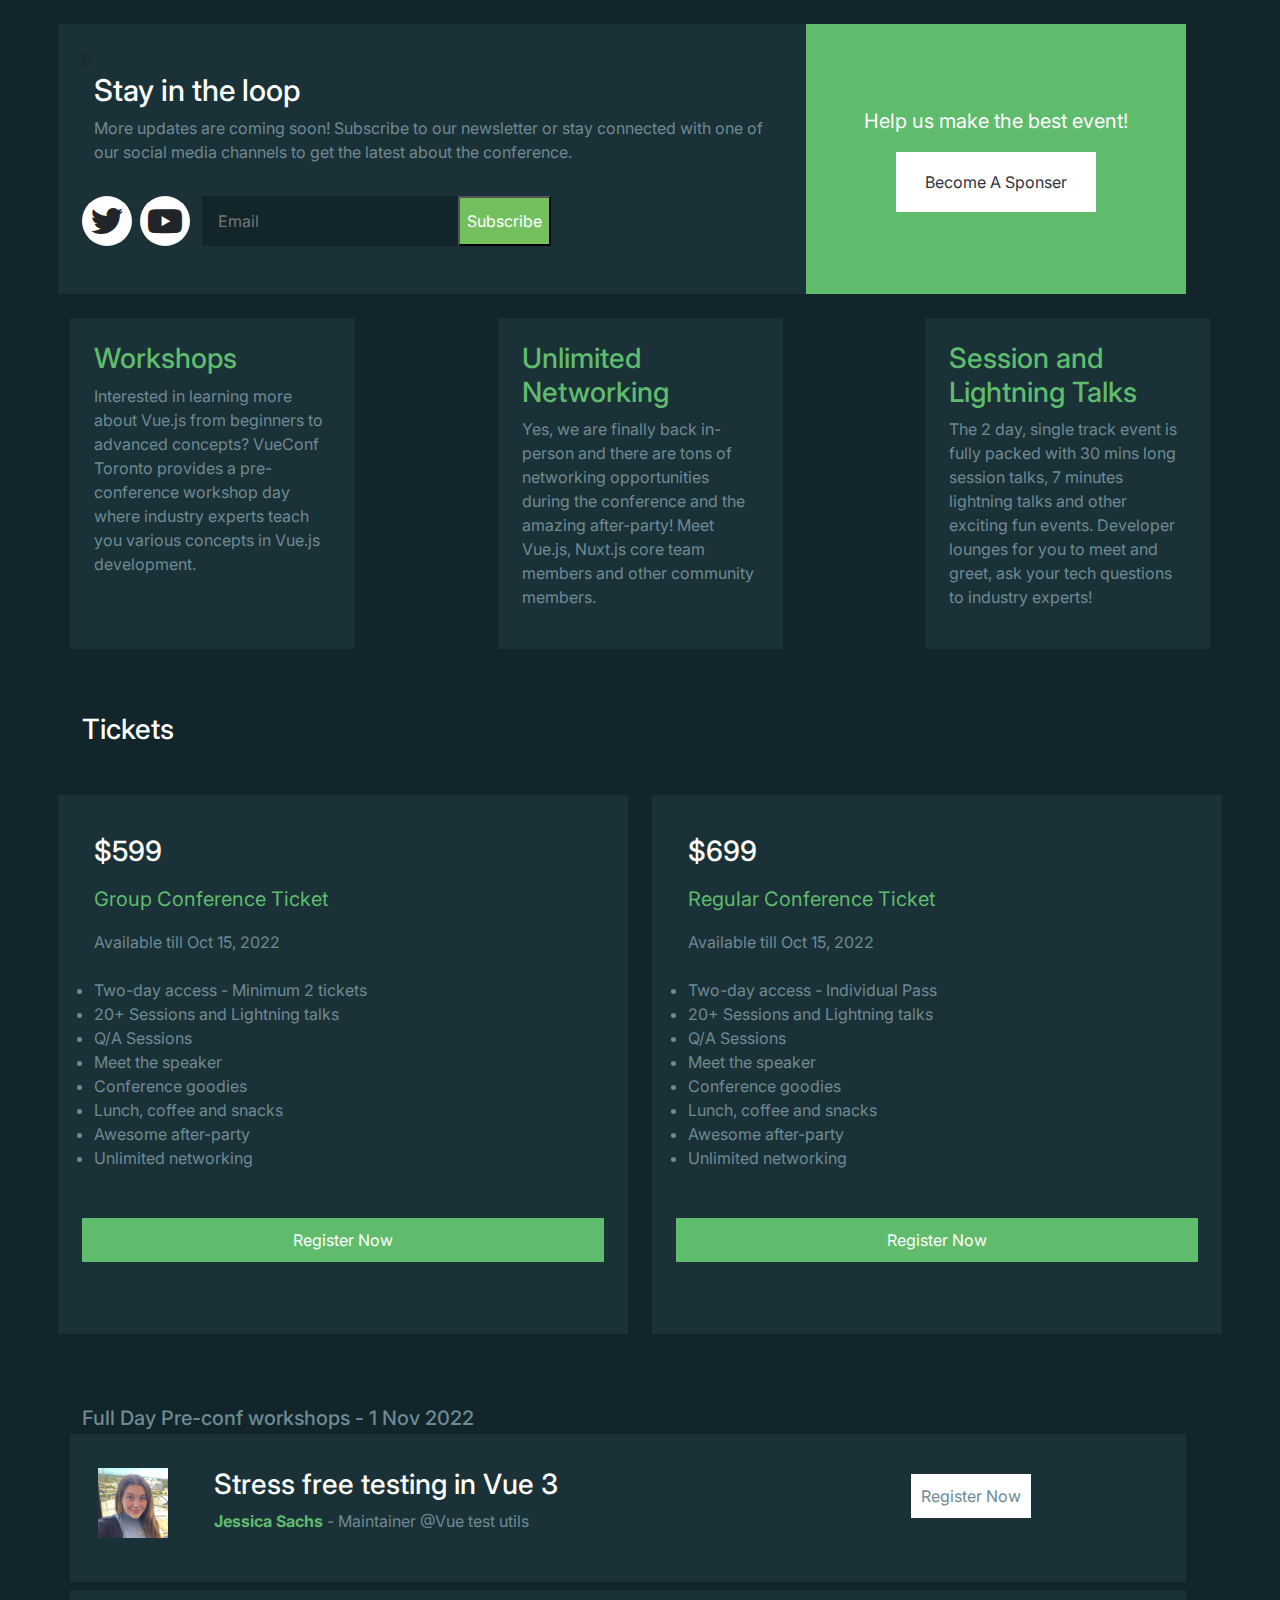
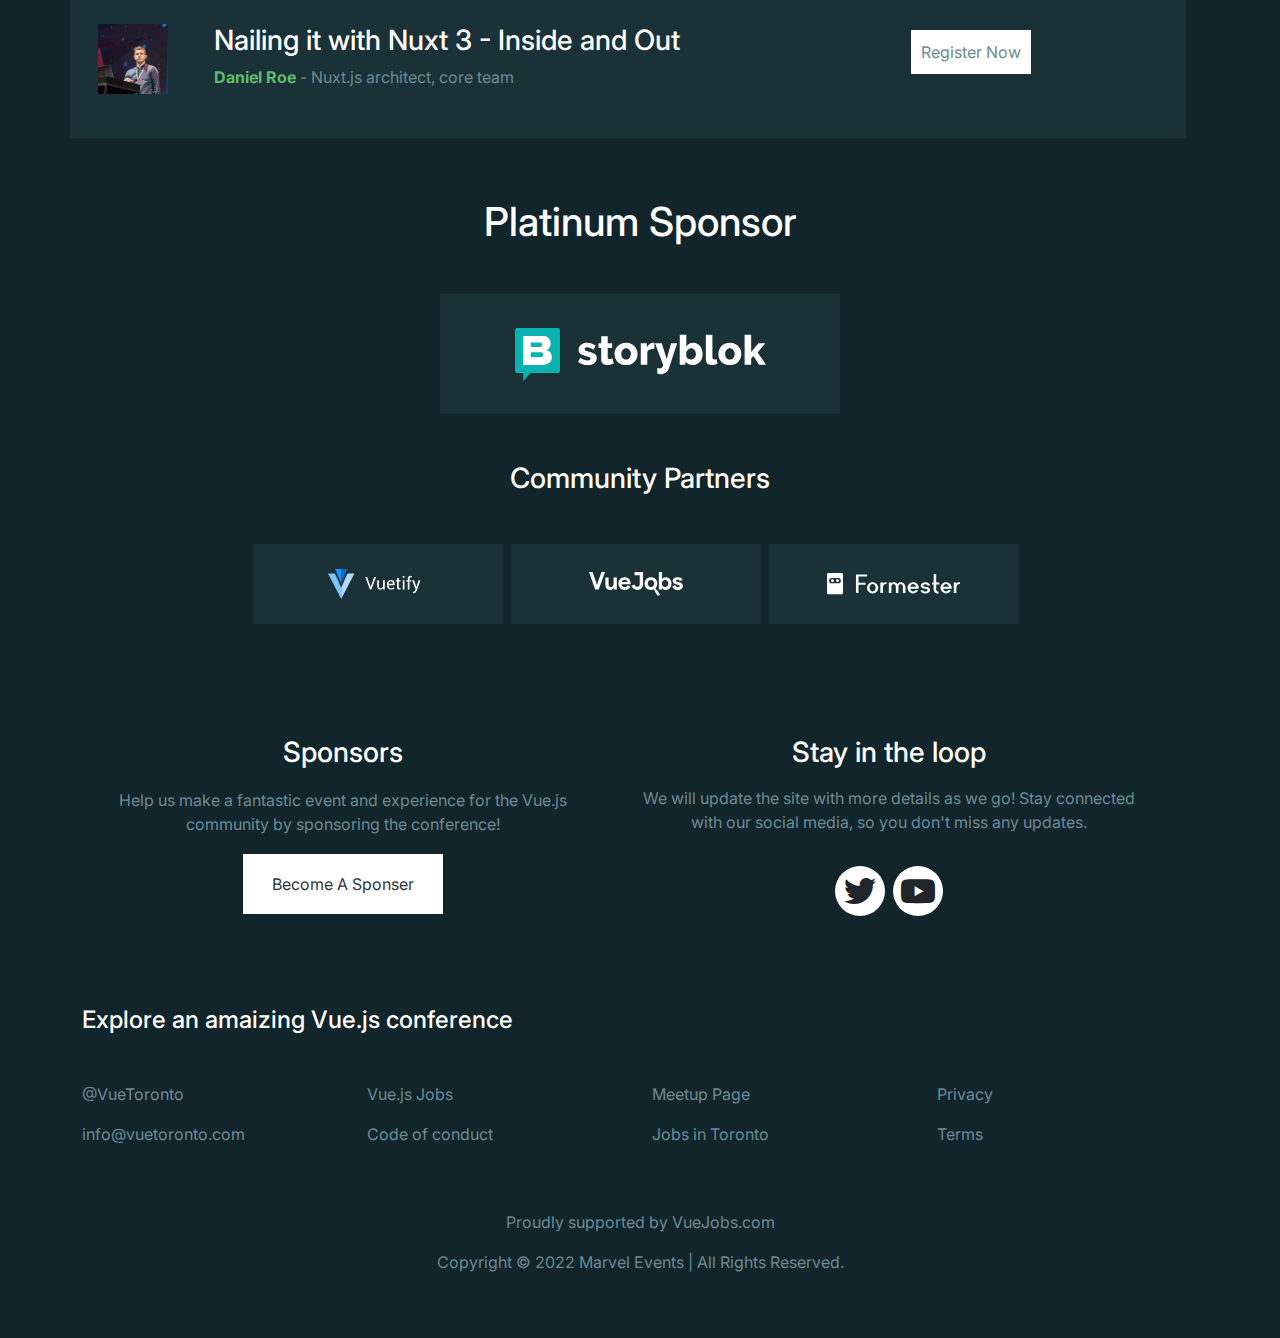
<file: index.html>
﻿<!DOCTYPE html>

<html lang="en" xmlns="http://www.w3.org/1999/xhtml">
<head>
    <meta charset="utf-8" />
    <title></title>

    <link rel="stylesheet" href="css/all.min.css" />



    <link rel="stylesheet" href="css/bootstrap.min.css" />

    <!--For responsive-->
    <meta name="viewport" content="width=device-width, initial-scale=1.0">

    <link rel="preconnect" href="https://fonts.googleapis.com">
    <link rel="preconnect" href="https://fonts.gstatic.com" crossorigin>
    <link href="https://fonts.googleapis.com/css2?family=Inter:wght@400;600;700&display=swap" rel="stylesheet">

    <link rel="stylesheet" href="css/page1.css" />

</head>
<body>

    <div class="container my-4  ">
        <div class="row ">


            <div class="row p-4 col-md-8 col-12 divColor " style="padding:15px;">
            5
                <h3 class="text-white " style="font-size:30px;">Stay in the loop</h3>

                <p class="mt-6 text-base  pColor">
                    More updates are coming soon! Subscribe to our newsletter or stay
                    connected with one of our social media channels to get the latest
                    about the conference.
                </p>

                <div class="row mt-3 flex-row mb-4 ">
                    <div class="icon col-2 ">
                        <i class="fa-brands fa-twitter  fa-2x"></i>
                    </div>

                    <div class="icon ms-2 col-2 ">
                        <i class="fa-brands fa-youtube  fa-2x "></i>
                    </div>

                    <div style="display:flex; " class="col-6 me-2 ">
                        <form style="display:flex;">
                            <input type="email" class="inpEmail" required placeholder="   Email" style="background-color: #11252b; border:none; color:white; caret-color:white; padding:4px;" />

                            <input type="submit" value="Subscribe" class="subButton" style="background-color: #75c05e; color:white;padding:7px;" />
                        </form>
                    </div>


                </div>

            </div>

            <div class=" col-12 col-md-4 div2color div2 text-center p-4">
                <p class="text-white" style="font-size:20px;">Help us make the best event!</p>

                <div class="div2 anchor">
                    <a class="" href="sponsor.html">
                        Become A Sponser
                    </a>
                </div>
            </div>


        </div>
    </div>




    <div class="container my-3">



        <div class="row justify-content-between" >

            <div class="divColor col-md-3 col-12 p-4  mb-3 ">
                <h3 style="color: var(--div-sec-color)">Workshops</h3>
                <p style="color: var(--p-color)">Interested in learning more about Vue.js from beginners to advanced concepts? VueConf Toronto provides a pre-conference workshop day where industry experts teach you various concepts in Vue.js development.</p>
            </div>

            <div class="divColor col-md-3 col-12 p-4  mb-3">
                <h3 style="color: var(--div-sec-color)">Unlimited Networking</h3>
                <p style="color: var(--p-color)">Yes, we are finally back in-person and there are tons of networking opportunities during the conference and the amazing after-party! Meet Vue.js, Nuxt.js core team members and other community members.</p>
            </div>

            <div class="divColor col-md-3 col-12 p-4  mb-3">
                <h3 style="color: var(--div-sec-color)">Session and Lightning Talks</h3>
                <p style="color: var(--p-color)">The 2 day, single track event is fully packed with 30 mins long session talks, 7 minutes lightning talks and other exciting fun events. Developer lounges for you to meet and greet, ask your tech questions to industry experts!</p>
            </div>
        </div>

    </div>



    <h3 class="container my-5 text-white" id="register">Tickets</h3>

    <div class="container my-5">
        <div class="row justify-content-between">

            <div class="row divColor col-12 col-lg-6 p-4 mb-4">

                <h3 class="container-md my-3 text-white" id="register">$599</h3>

                <p style="color: var(--div-sec-color); font-size:20px;">Group Conference Ticket</p>

                <p class="mb-4 pColor">Available till Oct 15, 2022</p>

                <ul class="pColor mb-5">
                    <li>Two-day access - Minimum 2 tickets</li>
                    <li>20+ Sessions and Lightning talks</li>
                    <li>Q/A Sessions</li>
                    <li>Meet the speaker</li>
                    <li>Conference goodies</li>
                    <li>Lunch, coffee and snacks</li>
                    <li>Awesome after-party</li>
                    <li>Unlimited networking</li>
                </ul>


                <button type="button" class="mb-5 div2color text-white" data-bs-toggle="modal" style="padding: 10px; border: none;" data-bs-target="#exampleModal">
                    Register Now
                </button>


                <!-- Modal -->
                <div class="modal fade " id="exampleModal" tabindex="-1" aria-labelledby="exampleModalLabel" aria-hidden="true">
                    <div class="modal-dialog modal-xl">
                        <div class="modal-content col-12">
                            <button type="button" class="btn-close" data-bs-dismiss="modal" aria-label="Close"></button>
                            <div class="modal-header div2">
                                <h5 class="modal-title" id="exampleModalLabel" style="font-size:40px;">VueConf Toronto 2022</h5>

                            </div>
                            <div class="modal-body">


                                <div class="row ">

                                    <div class="row col-12 flex-row justify-content-between">


                                        <div class="col-5 ">
                                            <p>Stress-free Testing for Vue 3 by Jessica Sachs</p>

                                            <p class="pColor">Workshop Date: November 1, 2022</p>

                                        </div>

                                        <div class="col-5">
                                            <p>CA$499.01</p>
                                            <p class="pColor" style="font-size:10px;">(CA$432.43 + CA$66.58 fees, including taxes)</p>
                                            <input type="number" step="1" min="0" max="40" style="padding:10px; " class="change" />

                                        </div>

                                    </div>
                                </div>

                                <hr style="background-color: #35393d;" />


                                <div class="row ">

                                    <div class="row col-12 flex-row justify-content-between">


                                        <div class="col-5 ">
                                            <p>Stress-free Testing for Vue 3 by Jessica Sachs</p>

                                            <p class="pColor">Nailing it with Nuxt 3 - Inside and Out by Daniel Roe</p>

                                        </div>

                                        <div class="col-5">
                                            <p>CA$499.01</p>
                                            <p class="pColor" style="font-size:10px;">(CA$432.43 + CA$66.58 fees, including taxes</p>
                                            <input type="number" step="1" min="0" max="40" style="padding:10px;" class="change1" />

                                        </div>

                                    </div>
                                </div>

                                <hr style="background-color: #35393d;" />


                                <div class="row ">

                                    <div class="row col-12 flex-row justify-content-between">


                                        <div class="col-5 ">
                                            <p>Stress-free Testing for Vue 3 by Jessica Sachs</p>

                                            <p class="pColor">Workshop Date: November 1, 2022</p>

                                        </div>

                                        <div class="col-5">
                                            <p>CA$599.01</p>
                                            <p class="pColor" style="font-size:10px;">(CA$432.43 + CA$66.58 fees, including taxes)</p>
                                            <input type="number" step="1" min="0" max="40" style="padding:10px;" class="change2" />

                                        </div>

                                    </div>
                                </div>

                                <hr style="background-color: #35393d;" />
                                <div class="row ">

                                    <div class="row col-12 flex-row justify-content-between">


                                        <div class="col-5 ">
                                            <p>Regular Conference Tickets</p>

                                            <p class="pColor">Workshop Date: November 1, 2022</p>

                                        </div>

                                        <div class="col-5">
                                            <p>CA$699.00</p>
                                            <p class="pColor" style="font-size:10px;">(CA$432.43 + CA$66.58 fees, including taxes)</p>
                                            <input type="number" step="1" min="0" max="40" style="padding:10px;" class="change3" />

                                        </div>

                                    </div>
                                </div>

                                <hr style="background-color: #35393d;" />

                                <form class="flex-row my-4  col-12">
                                    <input type="text" required style="padding:10px; width:500px; max-width:80%;" placeholder=" Enter Disconde Code " class="chicking me-4 " />

                                    <input type="submit" value="Apply" class="apllybutton" style="background-color:gray; padding:10px; color:white ; border-radius:4px ; border:none;" />


                                </form>


                            </div>

                            <hr style="background-color: #35393d;" />

                            <div class="row  justify-content-between">

                                <h3 class="col-md-8 calctotal">Total :</h3>
                                <span class="total col-2"></span>

                            </div>



                            <div class="modal-footer">
                                <button type="button" class="btn btn-secondary" data-bs-dismiss="modal">Close</button>
                                <button type="button" class="btn btn-primary" data-bs-dismiss="modal" data-bs-toggle="modal" id="savecahnge" data-bs-target="#exampleModal3">Save changes</button>




                            </div>
                        </div>
                    </div>
                </div>


            </div>



            <div class="row divColor col-12 col-lg-6 p-4 mb-4 ">

                <h3 class="container-md my-3 text-white" id="register">$699</h3>

                <p style="color: var(--div-sec-color); font-size:20px;">Regular Conference Ticket</p>

                <p class="mb-4 pColor">Available till Oct 15, 2022</p>

                <ul class="pColor mb-5">
                    <li>Two-day access - Individual Pass</li>
                    <li>20+ Sessions and Lightning talks</li>
                    <li>Q/A Sessions</li>
                    <li>Meet the speaker</li>
                    <li>Conference goodies</li>
                    <li>Lunch, coffee and snacks</li>
                    <li>Awesome after-party</li>
                    <li>Unlimited networking</li>
                </ul>




                <button type="button" class="mb-5 div2color text-white" data-bs-toggle="modal" style="padding: 10px; border: none;" data-bs-target="#exampleModal2">
                    Register Now
                </button>

                <!-- Modal -->
                <div class="modal fade " id="exampleModal2" tabindex="-1" aria-labelledby="exampleModalLabel" aria-hidden="true">
                    <div class="modal-dialog modal-xl">
                        <div class="modal-content col-12">
                            <button type="button" class="btn-close" data-bs-dismiss="modal" aria-label="Close"></button>
                            <div class="modal-header div2">
                                <h5 class="modal-title" id="exampleModalLabel" style="font-size:40px;">VueConf Toronto 2022</h5>

                            </div>
                            <div class="modal-body">


                                <div class="row ">

                                    <div class="row col-12 flex-row justify-content-between">


                                        <div class="col-5 ">
                                            <p>Stress-free Testing for Vue 3 by Jessica Sachs</p>

                                            <p class="pColor">Workshop Date: November 1, 2022</p>

                                        </div>

                                        <div class="col-5">
                                            <p>CA$499.01</p>
                                            <p class="pColor" style="font-size:10px;">(CA$432.43 + CA$66.58 fees, including taxes)</p>
                                            <input type="number" step="1" min="0" max="40" style="padding:10px; " class="change4" />

                                        </div>

                                    </div>
                                </div>

                                <hr style="background-color: #35393d;" />


                                <div class="row ">

                                    <div class="row col-12 flex-row justify-content-between">


                                        <div class="col-5 ">
                                            <p>Stress-free Testing for Vue 3 by Jessica Sachs</p>

                                            <p class="pColor">Nailing it with Nuxt 3 - Inside and Out by Daniel Roe</p>

                                        </div>

                                        <div class="col-5">
                                            <p>CA$499.01</p>
                                            <p class="pColor" style="font-size:10px;">(CA$432.43 + CA$66.58 fees, including taxes</p>
                                            <input type="number" step="1" min="0" max="40" style="padding:10px;" class="change5" />

                                        </div>

                                    </div>
                                </div>

                                <hr style="background-color: #35393d;" />


                                <div class="row ">

                                    <div class="row col-12 flex-row justify-content-between">


                                        <div class="col-5 ">
                                            <p>Stress-free Testing for Vue 3 by Jessica Sachs</p>

                                            <p class="pColor">Workshop Date: November 1, 2022</p>

                                        </div>

                                        <div class="col-5">
                                            <p>CA$599.01</p>
                                            <p class="pColor" style="font-size:10px;">(CA$432.43 + CA$66.58 fees, including taxes)</p>
                                            <input type="number" step="1" min="0" max="40" style="padding:10px;" class="change6" />

                                        </div>

                                    </div>
                                </div>

                                <hr style="background-color: #35393d;" />
                                <div class="row ">

                                    <div class="row col-12 flex-row justify-content-between">


                                        <div class="col-5 ">
                                            <p>Regular Conference Tickets</p>

                                            <p class="pColor">Workshop Date: November 1, 2022</p>

                                        </div>

                                        <div class="col-5">
                                            <p>CA$699.00</p>
                                            <p class="pColor" style="font-size:10px;">(CA$432.43 + CA$66.58 fees, including taxes)</p>
                                            <input type="number" step="1" min="0" max="40" style="padding:10px;" class="change7" />

                                        </div>

                                    </div>
                                </div>

                                <hr style="background-color: #35393d;" />

                                <form class="flex-row my-4  col-12">
                                    <input type="text" required style="padding:10px; width:500px; max-width:80%;" placeholder=" Enter Disconde Code " class="chicking2 me-4 " />

                                    <input type="submit" value="Apply" class="apllybutton2" style="background-color:gray; padding:10px; color:white ; border-radius:4px ; border:none;" />


                                </form>


                            </div>

                            <hr style="background-color: #35393d;" />

                            <div class="row  justify-content-between">

                                <h3 class="col-md-8 calctotal2">Total :</h3>
                                <span class="total2 col-2"></span>

                            </div>



                            <div class="modal-footer">
                                <button type="button" class="btn btn-secondary" data-bs-dismiss="modal">Close</button>
                                <button type="button" class="btn btn-primary">Save changes</button>
                            </div>
                        </div>
                    </div>
                </div>

            </div>



        </div>


    </div>


    <h5 class=" container mt-2 mb-1 pColor ">Full Day Pre-conf workshops - 1 Nov 2022</h5>

    <div class="container  mb-2">
        <div class="row p-3 w-100 divColor align-items-center justify-content-between">
            <div class="col-md-8 col-12 row ">

                <div class="col-2">
                    <img src="imgs/5.jpg" style="width:70px; height:70px; max-width:100%" />
                </div>

                <div class="col-9">
                    <h3><a href="#" class="text-white">Stress free testing in Vue 3</a></h3>

                    <p class="pColor"><span style="color: var(--div-sec-color); font-weight:bold;">Jessica Sachs </span>- Maintainer @Vue test utils</p>

                </div>

            </div>

            <div class="col-md-3 col-12 mt-4 ">

                <button type="button" class="mb-5  coloring" data-bs-toggle="modal" style="padding: 10px; background-color: white; color: var(--p-color); border: none;" data-bs-target="#exampleModal2">
                    Register Now
                </button>

                <!-- Modal -->
                <div class="modal fade " id="exampleModal2" tabindex="-1" aria-labelledby="exampleModalLabel" aria-hidden="true">
                    <div class="modal-dialog modal-xl">
                        <div class="modal-content col-12">
                            <button type="button" class="btn-close" data-bs-dismiss="modal" aria-label="Close"></button>
                            <div class="modal-header div2">
                                <h5 class="modal-title" id="exampleModalLabel" style="font-size:40px;">VueConf Toronto 2022</h5>

                            </div>
                            <div class="modal-body">


                                <div class="row ">

                                    <div class="row col-12 flex-row justify-content-between">


                                        <div class="col-5 ">
                                            <p>Stress-free Testing for Vue 3 by Jessica Sachs</p>

                                            <p class="pColor">Workshop Date: November 1, 2022</p>

                                        </div>

                                        <div class="col-5">
                                            <p>CA$499.01</p>
                                            <p class="pColor" style="font-size:10px;">(CA$432.43 + CA$66.58 fees, including taxes)</p>
                                            <input type="number" step="1" min="0" max="40" style="padding:10px; " class="change" />

                                        </div>

                                    </div>
                                </div>

                                <hr style="background-color: #35393d;" />


                                <div class="row ">

                                    <div class="row col-12 flex-row justify-content-between">


                                        <div class="col-5 ">
                                            <p>Stress-free Testing for Vue 3 by Jessica Sachs</p>

                                            <p class="pColor">Nailing it with Nuxt 3 - Inside and Out by Daniel Roe</p>

                                        </div>

                                        <div class="col-5">
                                            <p>CA$499.01</p>
                                            <p class="pColor" style="font-size:10px;">(CA$432.43 + CA$66.58 fees, including taxes</p>
                                            <input type="number" step="1" min="0" max="40" style="padding:10px;" class="change1" />

                                        </div>

                                    </div>
                                </div>

                                <hr style="background-color: #35393d;" />


                                <div class="row ">

                                    <div class="row col-12 flex-row justify-content-between">


                                        <div class="col-5 ">
                                            <p>Stress-free Testing for Vue 3 by Jessica Sachs</p>

                                            <p class="pColor">Workshop Date: November 1, 2022</p>

                                        </div>

                                        <div class="col-5">
                                            <p>CA$599.01</p>
                                            <p class="pColor" style="font-size:10px;">(CA$432.43 + CA$66.58 fees, including taxes)</p>
                                            <input type="number" step="1" min="0" max="40" style="padding:10px;" class="change2" />

                                        </div>

                                    </div>
                                </div>

                                <hr style="background-color: #35393d;" />
                                <div class="row ">

                                    <div class="row col-12 flex-row justify-content-between">


                                        <div class="col-5 ">
                                            <p>Regular Conference Tickets</p>

                                            <p class="pColor">Workshop Date: November 1, 2022</p>

                                        </div>

                                        <div class="col-5">
                                            <p>CA$699.00</p>
                                            <p class="pColor" style="font-size:10px;">(CA$432.43 + CA$66.58 fees, including taxes)</p>
                                            <input type="number" step="1" min="0" max="40" style="padding:10px;" class="change3" />

                                        </div>

                                    </div>
                                </div>

                                <hr style="background-color: #35393d;" />

                                <form class="flex-row my-4  col-12">
                                    <input type="text" required style="padding:10px; width:500px; max-width:80%;" placeholder=" Enter Disconde Code " class="chicking me-4 " />

                                    <input type="submit" value="Apply" class="apllybutton" style="background-color:gray; padding:10px; color:white ; border-radius:4px ; border:none;" />


                                </form>


                            </div>

                            <hr style="background-color: #35393d;" />

                            <div class="row  justify-content-between">

                                <h3 class="col-md-8 calctotal">Total :</h3>
                                <span class="total col-2"></span>

                            </div>



                            <div class="modal-footer">
                                <button type="button" class="btn btn-secondary" data-bs-dismiss="modal">Close</button>
                                <button type="button" class="btn btn-primary">Save changes</button>
                            </div>
                        </div>
                    </div>
                </div>

            </div>

        </div>

    </div>



    <div class="container mb-5 mt-2">
        <div class="row p-3 w-100 divColor align-items-center justify-content-between">
            <div class="col-md-8 col-12 row ">

                <div class="col-2">
                    <img src="imgs/1.jpg" style="width:70px; height:70px; max-width:100%" />
                </div>

                <div class="col-9">
                    <h3><a href="#" class="text-white"> Nailing it with Nuxt 3 - Inside and Out</a></h3>

                    <p class="pColor"><span style="color: var(--div-sec-color); font-weight:bold;">Daniel Roe </span>- Nuxt.js architect, core team</p>

                </div>

            </div>

            <div class="col-md-3 col-12 mt-4 ">

                <button type="button" class="mb-5  coloring" data-bs-toggle="modal" style="padding: 10px; background-color: white; color: var(--p-color); border: none;" data-bs-target="#exampleModal">
                    Register Now
                </button>

                <!-- Modal -->
                <div class="modal fade " id="exampleModal" tabindex="-1" aria-labelledby="exampleModalLabel" aria-hidden="true">
                    <div class="modal-dialog modal-xl">
                        <div class="modal-content col-12">
                            <button type="button" class="btn-close" data-bs-dismiss="modal" aria-label="Close"></button>
                            <div class="modal-header div2">
                                <h5 class="modal-title" id="exampleModalLabel" style="font-size:40px;">VueConf Toronto 2022</h5>

                            </div>
                            <div class="modal-body">


                                <div class="row ">

                                    <div class="row col-12 flex-row justify-content-between">


                                        <div class="col-5 ">
                                            <p>Stress-free Testing for Vue 3 by Jessica Sachs</p>

                                            <p class="pColor">Workshop Date: November 1, 2022</p>

                                        </div>

                                        <div class="col-5">
                                            <p>CA$499.01</p>
                                            <p class="pColor" style="font-size:10px;">(CA$432.43 + CA$66.58 fees, including taxes)</p>
                                            <input type="number" step="1" min="0" max="40" style="padding:10px; " class="change4" />

                                        </div>

                                    </div>
                                </div>

                                <hr style="background-color: #35393d;" />


                                <div class="row ">

                                    <div class="row col-12 flex-row justify-content-between">


                                        <div class="col-5 ">
                                            <p>Stress-free Testing for Vue 3 by Jessica Sachs</p>

                                            <p class="pColor">Nailing it with Nuxt 3 - Inside and Out by Daniel Roe</p>

                                        </div>

                                        <div class="col-5">
                                            <p>CA$499.01</p>
                                            <p class="pColor" style="font-size:10px;">(CA$432.43 + CA$66.58 fees, including taxes</p>
                                            <input type="number" step="1" min="0" max="40" style="padding:10px;" class="change5" />

                                        </div>

                                    </div>
                                </div>

                                <hr style="background-color: #35393d;" />


                                <div class="row ">

                                    <div class="row col-12 flex-row justify-content-between">


                                        <div class="col-5 ">
                                            <p>Stress-free Testing for Vue 3 by Jessica Sachs</p>

                                            <p class="pColor">Workshop Date: November 1, 2022</p>

                                        </div>

                                        <div class="col-5">
                                            <p>CA$599.01</p>
                                            <p class="pColor" style="font-size:10px;">(CA$432.43 + CA$66.58 fees, including taxes)</p>
                                            <input type="number" step="1" min="0" max="40" style="padding:10px;" class="change6" />

                                        </div>

                                    </div>
                                </div>

                                <hr style="background-color: #35393d;" />
                                <div class="row ">

                                    <div class="row col-12 flex-row justify-content-between">


                                        <div class="col-5 ">
                                            <p>Regular Conference Tickets</p>

                                            <p class="pColor">Workshop Date: November 1, 2022</p>

                                        </div>

                                        <div class="col-5">
                                            <p>CA$699.00</p>
                                            <p class="pColor" style="font-size:10px;">(CA$432.43 + CA$66.58 fees, including taxes)</p>
                                            <input type="number" step="1" min="0" max="40" style="padding:10px;" class="change7" />

                                        </div>

                                    </div>
                                </div>

                                <hr style="background-color: #35393d;" />

                                <form class="flex-row my-4  col-12">
                                    <input type="text" required style="padding:10px; width:500px; max-width:80%;" placeholder=" Enter Disconde Code " class="chicking me-4 " />

                                    <input type="submit" value="Apply" class="apllybutton" style="background-color:gray; padding:10px; color:white ; border-radius:4px ; border:none;" />


                                </form>


                            </div>

                            <hr style="background-color: #35393d;" />

                            <div class="row  justify-content-between">

                                <h3 class="col-md-8 calctotal2">Total :</h3>
                                <span class="total2 col-2"></span>

                            </div>



                            <div class="modal-footer">
                                <button type="button" class="btn btn-secondary" data-bs-dismiss="modal">Close</button>
                                <button type="button" class="btn btn-primary">Save changes</button>
                            </div>
                        </div>
                    </div>
                </div>

            </div>

        </div>

    </div>


    <h3 class="text-center text-white mb-2" style="margin-top:60px; font-size:40px;">Platinum Sponsor</h3>

    <div class="container div2 mt-5">


        <a class="div2 divColor mb-5 bordercolor " style="width:400px; height:120px;" href="https://www.storyblok.com/ " target="_blank">
            <img src="imgs/story.svg" style="display:inline-block;" />
        </a>

    </div>



    <h3 class="text-center text-white mb-2">Community Partners</h3>


    <div class="container  mt-5  " style="display:flex; justify-content:center;">


        <a class="div2 divColor mb-5 bordercolor col-3  me-2" style="width:250px; height:80px;" href="https://vuetifyjs.com/en/ " target="_blank">
            <img src="imgs/vue2.svg" style="display:inline-block; width:100px;" />
        </a>

        <a class="div2 divColor mb-5 bordercolor me-2" style="width:250px; height:80px;" href="https://vuejobs.com/ " target="_blank">
            <img src="imgs/vu1.svg" style="display:inline-block;" />
        </a>

        <a class="div2 divColor mb-5 me-2 bordercolor " style="width:250px; height:80px;" href="https://formester.com/ " target="_blank">
            <img src="imgs/form.svg" style="display:inline-block;" />
        </a>

    </div>




    <div class="container my-5">
        <div class="row">
            <div class="row flex-row col-12 col-lg-6 justify-content-center">
                <h3 class=" my-3 text-white text-center">Sponsors</h3>

                <p class="pColor text-center">Help us make a fantastic event and experience for the Vue.js community by sponsoring the conference!</p>

               
                <div class="div2 anchor coloring">
                    <a class="" href="sponsor.html">
                        Become A Sponser
                    </a>
                </div>
                
            </div>


            <div class="row flex-row col-12 col-lg-6 justify-content-center">
                <h3 class=" my-3 text-white text-center">Stay in the loop</h3>

                <p class="pColor text-center">We will update the site with more details as we go! Stay connected with our social media, so you don't miss any updates.</p>


                <div class="row justify-content-center mt-3">

                    <div class="icon  ">
                        <i class="fa-brands fa-twitter  fa-2x"></i>
                    </div>

                    <div class="icon ms-2  ">
                        <i class="fa-brands fa-youtube  fa-2x "></i>
                    </div>

                </div>

            </div>

        </div>

    </div>



    <h4 class="text-white container mb-4" style="margin-top:90px;" >Explore an amaizing Vue.js conference</h4>


    <div class="container my-5">
        <div class="row">


            <div class="col-6 col-lg-3">
                <p ><a class="pColor" href="https://twitter.com/vuetoronto" target="_blank">@VueToronto</a></p>
                <p ><a class="pColor" href="mailto:info@vuetoronto.com" target="_blank">info@vuetoronto.com</a></p>

            </div>

            <div class="col-6 col-lg-3">
                <p ><a  class="pColor" href="https://vuejobs.com/" target="_blank">Vue.js Jobs</a></p>
                <p ><a  class="pColor" href="mailto:info@vuetoronto.com" target="_blank">Code of conduct</a></p>

            </div>

            <div class="col-6 col-lg-3">
                <p ><a  class="pColor" href="https://www.meetup.com/Vue-Toronto/" target="_blank"> Meetup Page</a></p>
                <p ><a  class="pColor" href="#" target="_blank">Jobs in Toronto</a></p>

            </div>

            <div class="col-6 col-lg-3">
                <p ><a href="#" class="pColor">Privacy</a></p>
                <p><a href="#"  class="pColor">Terms</a></p>

            </div>
        </div>
    </div>

    <div class="container ">


        <div class=" row mt-4 mb-5 justify-content-center">
            <p class="pColor text-center">Proudly supported by VueJobs.com</p>
            <p class="pColor text-center ">Copyright © 2022 Marvel Events | All Rights Reserved.</p>
        </div>

    </div>




    <script src="js/bootstrap.bundle.min.js"></script>
    <script src="js/page1.js"></script>
</body>
</html>
</file>
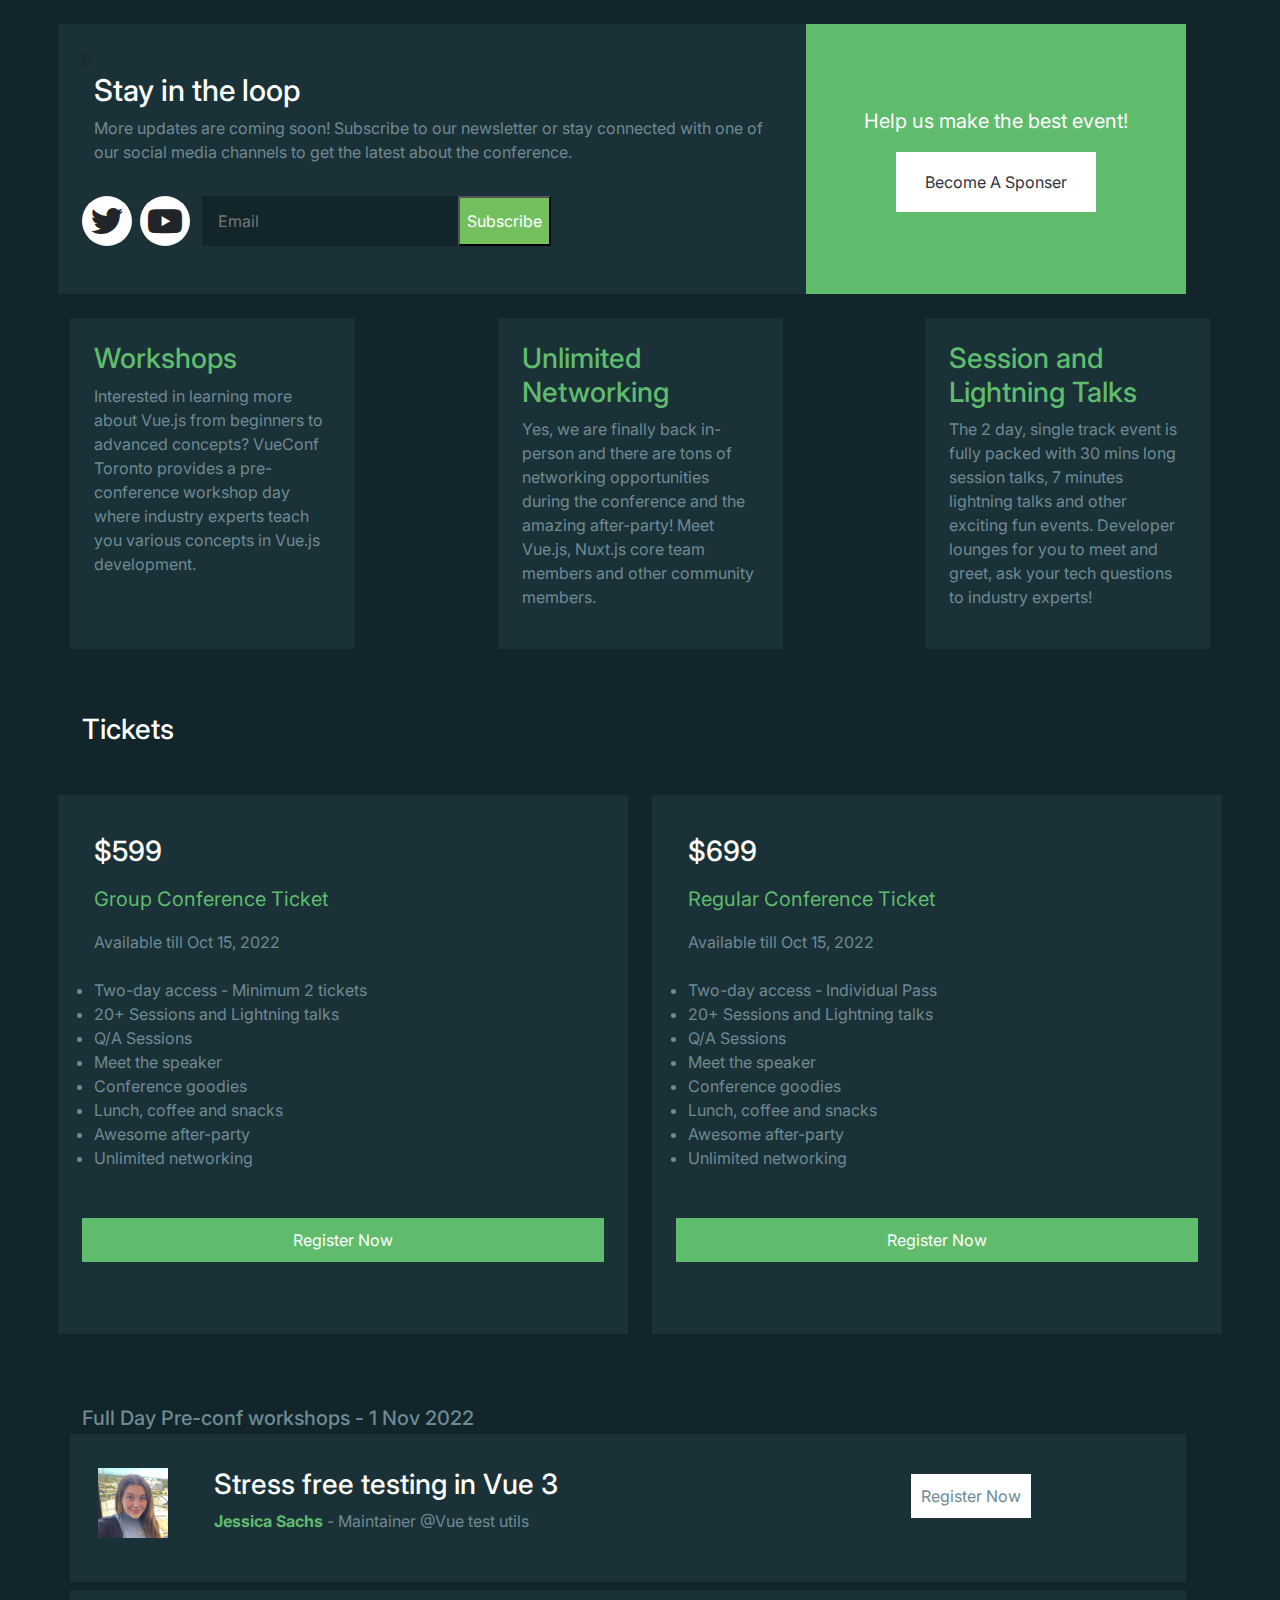
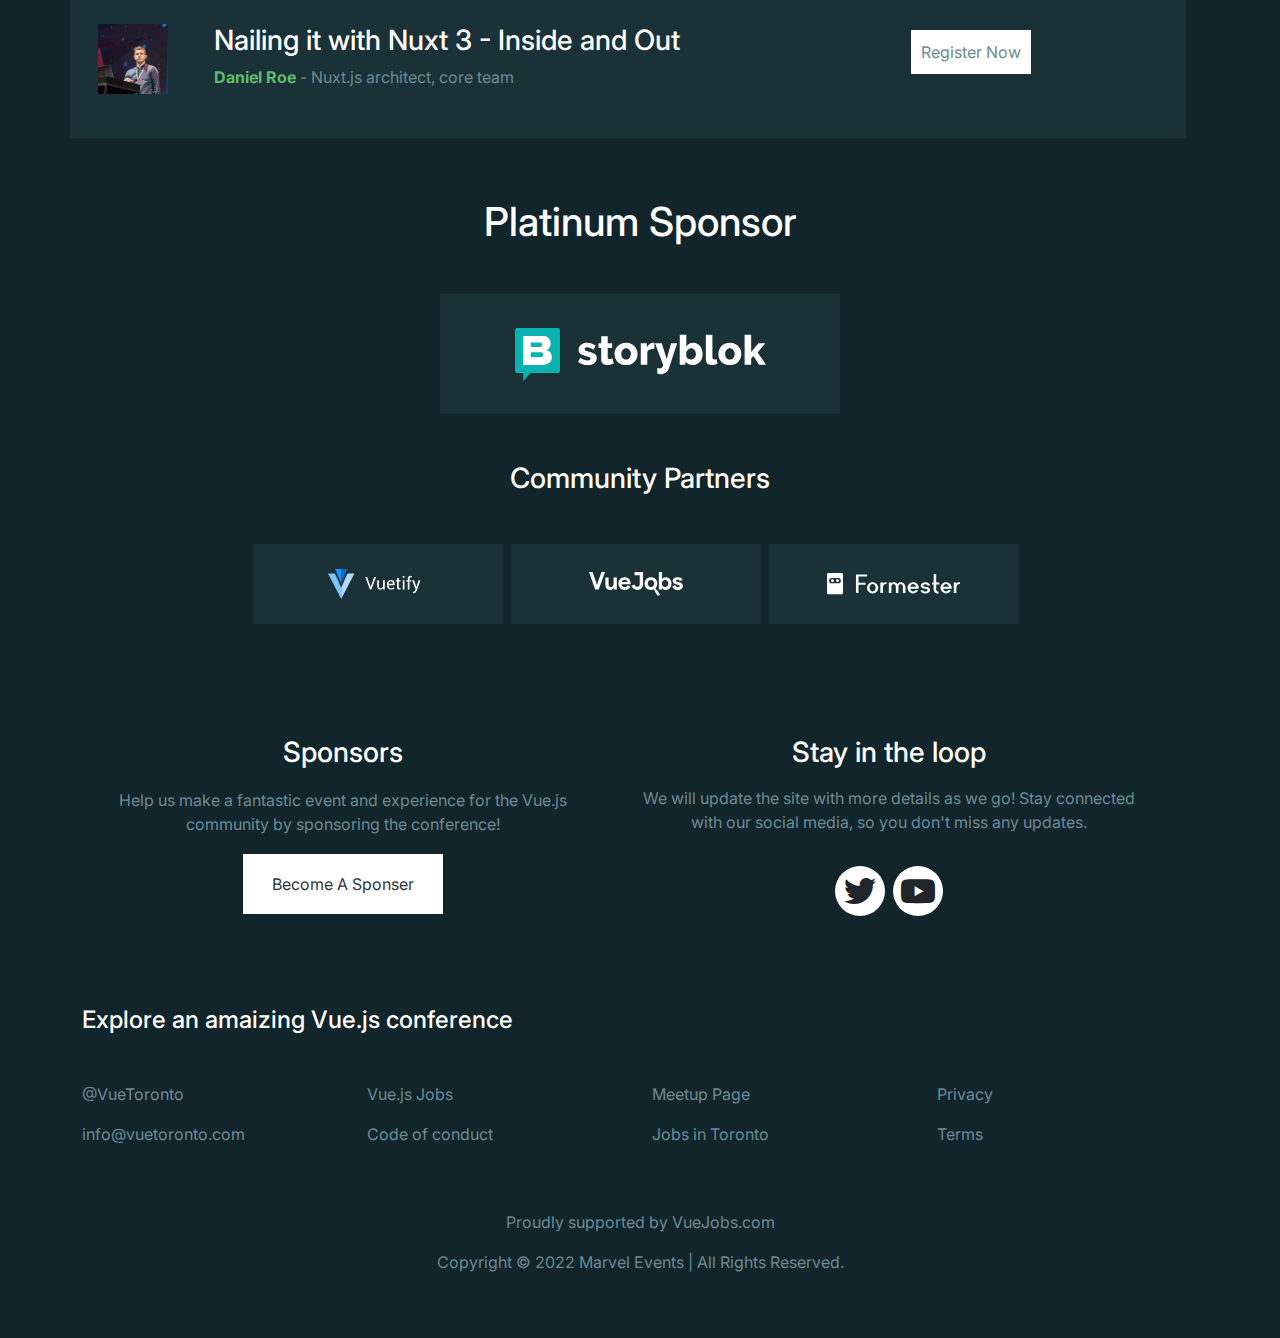
<file: Page1.html>
﻿<!DOCTYPE html>

<html lang="en" xmlns="http://www.w3.org/1999/xhtml">
<head>
    <meta charset="utf-8" />
    <title></title>

    <link rel="stylesheet" href="css/all.min.css" />



    <link rel="stylesheet" href="css/bootstrap.min.css" />

    <!--For responsive-->
    <meta name="viewport" content="width=device-width, initial-scale=1.0">

    <link rel="preconnect" href="https://fonts.googleapis.com">
    <link rel="preconnect" href="https://fonts.gstatic.com" crossorigin>
    <link href="https://fonts.googleapis.com/css2?family=Inter:wght@400;600;700&display=swap" rel="stylesheet">

    <link rel="stylesheet" href="css/page1.css" />

</head>
<body>

    <div class="container my-4  ">
        <div class="row ">


            <div class="row p-4 col-md-8 col-12 divColor " style="padding:15px;">
            5
                <h3 class="text-white " style="font-size:30px;">Stay in the loop</h3>

                <p class="mt-6 text-base  pColor">
                    More updates are coming soon! Subscribe to our newsletter or stay
                    connected with one of our social media channels to get the latest
                    about the conference.
                </p>

                <div class="row mt-3 flex-row mb-4 ">
                    <div class="icon col-2 ">
                        <i class="fa-brands fa-twitter  fa-2x"></i>
                    </div>

                    <div class="icon ms-2 col-2 ">
                        <i class="fa-brands fa-youtube  fa-2x "></i>
                    </div>

                    <div style="display:flex; " class="col-6 me-2 ">
                        <form style="display:flex;">
                            <input type="email" class="inpEmail" required placeholder="   Email" style="background-color: #11252b; border:none; color:white; caret-color:white; padding:4px;" />

                            <input type="submit" value="Subscribe" class="subButton" style="background-color: #75c05e; color:white;padding:7px;" />
                        </form>
                    </div>


                </div>

            </div>

            <div class=" col-12 col-md-4 div2color div2 text-center p-4">
                <p class="text-white" style="font-size:20px;">Help us make the best event!</p>

                <div class="div2 anchor">
                    <a class="" href="sponsor.html">
                        Become A Sponser
                    </a>
                </div>
            </div>


        </div>
    </div>




    <div class="container my-3">



        <div class="row justify-content-between" >

            <div class="divColor col-md-3 col-12 p-4  mb-3 ">
                <h3 style="color: var(--div-sec-color)">Workshops</h3>
                <p style="color: var(--p-color)">Interested in learning more about Vue.js from beginners to advanced concepts? VueConf Toronto provides a pre-conference workshop day where industry experts teach you various concepts in Vue.js development.</p>
            </div>

            <div class="divColor col-md-3 col-12 p-4  mb-3">
                <h3 style="color: var(--div-sec-color)">Unlimited Networking</h3>
                <p style="color: var(--p-color)">Yes, we are finally back in-person and there are tons of networking opportunities during the conference and the amazing after-party! Meet Vue.js, Nuxt.js core team members and other community members.</p>
            </div>

            <div class="divColor col-md-3 col-12 p-4  mb-3">
                <h3 style="color: var(--div-sec-color)">Session and Lightning Talks</h3>
                <p style="color: var(--p-color)">The 2 day, single track event is fully packed with 30 mins long session talks, 7 minutes lightning talks and other exciting fun events. Developer lounges for you to meet and greet, ask your tech questions to industry experts!</p>
            </div>
        </div>

    </div>



    <h3 class="container my-5 text-white" id="register">Tickets</h3>

    <div class="container my-5">
        <div class="row justify-content-between">

            <div class="row divColor col-12 col-lg-6 p-4 mb-4">

                <h3 class="container-md my-3 text-white" id="register">$599</h3>

                <p style="color: var(--div-sec-color); font-size:20px;">Group Conference Ticket</p>

                <p class="mb-4 pColor">Available till Oct 15, 2022</p>

                <ul class="pColor mb-5">
                    <li>Two-day access - Minimum 2 tickets</li>
                    <li>20+ Sessions and Lightning talks</li>
                    <li>Q/A Sessions</li>
                    <li>Meet the speaker</li>
                    <li>Conference goodies</li>
                    <li>Lunch, coffee and snacks</li>
                    <li>Awesome after-party</li>
                    <li>Unlimited networking</li>
                </ul>


                <button type="button" class="mb-5 div2color text-white" data-bs-toggle="modal" style="padding: 10px; border: none;" data-bs-target="#exampleModal">
                    Register Now
                </button>


                <!-- Modal -->
                <div class="modal fade " id="exampleModal" tabindex="-1" aria-labelledby="exampleModalLabel" aria-hidden="true">
                    <div class="modal-dialog modal-xl">
                        <div class="modal-content col-12">
                            <button type="button" class="btn-close" data-bs-dismiss="modal" aria-label="Close"></button>
                            <div class="modal-header div2">
                                <h5 class="modal-title" id="exampleModalLabel" style="font-size:40px;">VueConf Toronto 2022</h5>

                            </div>
                            <div class="modal-body">


                                <div class="row ">

                                    <div class="row col-12 flex-row justify-content-between">


                                        <div class="col-5 ">
                                            <p>Stress-free Testing for Vue 3 by Jessica Sachs</p>

                                            <p class="pColor">Workshop Date: November 1, 2022</p>

                                        </div>

                                        <div class="col-5">
                                            <p>CA$499.01</p>
                                            <p class="pColor" style="font-size:10px;">(CA$432.43 + CA$66.58 fees, including taxes)</p>
                                            <input type="number" step="1" min="0" max="40" style="padding:10px; " class="change" />

                                        </div>

                                    </div>
                                </div>

                                <hr style="background-color: #35393d;" />


                                <div class="row ">

                                    <div class="row col-12 flex-row justify-content-between">


                                        <div class="col-5 ">
                                            <p>Stress-free Testing for Vue 3 by Jessica Sachs</p>

                                            <p class="pColor">Nailing it with Nuxt 3 - Inside and Out by Daniel Roe</p>

                                        </div>

                                        <div class="col-5">
                                            <p>CA$499.01</p>
                                            <p class="pColor" style="font-size:10px;">(CA$432.43 + CA$66.58 fees, including taxes</p>
                                            <input type="number" step="1" min="0" max="40" style="padding:10px;" class="change1" />

                                        </div>

                                    </div>
                                </div>

                                <hr style="background-color: #35393d;" />


                                <div class="row ">

                                    <div class="row col-12 flex-row justify-content-between">


                                        <div class="col-5 ">
                                            <p>Stress-free Testing for Vue 3 by Jessica Sachs</p>

                                            <p class="pColor">Workshop Date: November 1, 2022</p>

                                        </div>

                                        <div class="col-5">
                                            <p>CA$599.01</p>
                                            <p class="pColor" style="font-size:10px;">(CA$432.43 + CA$66.58 fees, including taxes)</p>
                                            <input type="number" step="1" min="0" max="40" style="padding:10px;" class="change2" />

                                        </div>

                                    </div>
                                </div>

                                <hr style="background-color: #35393d;" />
                                <div class="row ">

                                    <div class="row col-12 flex-row justify-content-between">


                                        <div class="col-5 ">
                                            <p>Regular Conference Tickets</p>

                                            <p class="pColor">Workshop Date: November 1, 2022</p>

                                        </div>

                                        <div class="col-5">
                                            <p>CA$699.00</p>
                                            <p class="pColor" style="font-size:10px;">(CA$432.43 + CA$66.58 fees, including taxes)</p>
                                            <input type="number" step="1" min="0" max="40" style="padding:10px;" class="change3" />

                                        </div>

                                    </div>
                                </div>

                                <hr style="background-color: #35393d;" />

                                <form class="flex-row my-4  col-12">
                                    <input type="text" required style="padding:10px; width:500px; max-width:80%;" placeholder=" Enter Disconde Code " class="chicking me-4 " />

                                    <input type="submit" value="Apply" class="apllybutton" style="background-color:gray; padding:10px; color:white ; border-radius:4px ; border:none;" />


                                </form>


                            </div>

                            <hr style="background-color: #35393d;" />

                            <div class="row  justify-content-between">

                                <h3 class="col-md-8 calctotal">Total :</h3>
                                <span class="total col-2"></span>

                            </div>



                            <div class="modal-footer">
                                <button type="button" class="btn btn-secondary" data-bs-dismiss="modal">Close</button>
                                <button type="button" class="btn btn-primary" data-bs-dismiss="modal" data-bs-toggle="modal" id="savecahnge" data-bs-target="#exampleModal3">Save changes</button>




                            </div>
                        </div>
                    </div>
                </div>


            </div>



            <div class="row divColor col-12 col-lg-6 p-4 mb-4 ">

                <h3 class="container-md my-3 text-white" id="register">$699</h3>

                <p style="color: var(--div-sec-color); font-size:20px;">Regular Conference Ticket</p>

                <p class="mb-4 pColor">Available till Oct 15, 2022</p>

                <ul class="pColor mb-5">
                    <li>Two-day access - Individual Pass</li>
                    <li>20+ Sessions and Lightning talks</li>
                    <li>Q/A Sessions</li>
                    <li>Meet the speaker</li>
                    <li>Conference goodies</li>
                    <li>Lunch, coffee and snacks</li>
                    <li>Awesome after-party</li>
                    <li>Unlimited networking</li>
                </ul>




                <button type="button" class="mb-5 div2color text-white" data-bs-toggle="modal" style="padding: 10px; border: none;" data-bs-target="#exampleModal2">
                    Register Now
                </button>

                <!-- Modal -->
                <div class="modal fade " id="exampleModal2" tabindex="-1" aria-labelledby="exampleModalLabel" aria-hidden="true">
                    <div class="modal-dialog modal-xl">
                        <div class="modal-content col-12">
                            <button type="button" class="btn-close" data-bs-dismiss="modal" aria-label="Close"></button>
                            <div class="modal-header div2">
                                <h5 class="modal-title" id="exampleModalLabel" style="font-size:40px;">VueConf Toronto 2022</h5>

                            </div>
                            <div class="modal-body">


                                <div class="row ">

                                    <div class="row col-12 flex-row justify-content-between">


                                        <div class="col-5 ">
                                            <p>Stress-free Testing for Vue 3 by Jessica Sachs</p>

                                            <p class="pColor">Workshop Date: November 1, 2022</p>

                                        </div>

                                        <div class="col-5">
                                            <p>CA$499.01</p>
                                            <p class="pColor" style="font-size:10px;">(CA$432.43 + CA$66.58 fees, including taxes)</p>
                                            <input type="number" step="1" min="0" max="40" style="padding:10px; " class="change4" />

                                        </div>

                                    </div>
                                </div>

                                <hr style="background-color: #35393d;" />


                                <div class="row ">

                                    <div class="row col-12 flex-row justify-content-between">


                                        <div class="col-5 ">
                                            <p>Stress-free Testing for Vue 3 by Jessica Sachs</p>

                                            <p class="pColor">Nailing it with Nuxt 3 - Inside and Out by Daniel Roe</p>

                                        </div>

                                        <div class="col-5">
                                            <p>CA$499.01</p>
                                            <p class="pColor" style="font-size:10px;">(CA$432.43 + CA$66.58 fees, including taxes</p>
                                            <input type="number" step="1" min="0" max="40" style="padding:10px;" class="change5" />

                                        </div>

                                    </div>
                                </div>

                                <hr style="background-color: #35393d;" />


                                <div class="row ">

                                    <div class="row col-12 flex-row justify-content-between">


                                        <div class="col-5 ">
                                            <p>Stress-free Testing for Vue 3 by Jessica Sachs</p>

                                            <p class="pColor">Workshop Date: November 1, 2022</p>

                                        </div>

                                        <div class="col-5">
                                            <p>CA$599.01</p>
                                            <p class="pColor" style="font-size:10px;">(CA$432.43 + CA$66.58 fees, including taxes)</p>
                                            <input type="number" step="1" min="0" max="40" style="padding:10px;" class="change6" />

                                        </div>

                                    </div>
                                </div>

                                <hr style="background-color: #35393d;" />
                                <div class="row ">

                                    <div class="row col-12 flex-row justify-content-between">


                                        <div class="col-5 ">
                                            <p>Regular Conference Tickets</p>

                                            <p class="pColor">Workshop Date: November 1, 2022</p>

                                        </div>

                                        <div class="col-5">
                                            <p>CA$699.00</p>
                                            <p class="pColor" style="font-size:10px;">(CA$432.43 + CA$66.58 fees, including taxes)</p>
                                            <input type="number" step="1" min="0" max="40" style="padding:10px;" class="change7" />

                                        </div>

                                    </div>
                                </div>

                                <hr style="background-color: #35393d;" />

                                <form class="flex-row my-4  col-12">
                                    <input type="text" required style="padding:10px; width:500px; max-width:80%;" placeholder=" Enter Disconde Code " class="chicking2 me-4 " />

                                    <input type="submit" value="Apply" class="apllybutton2" style="background-color:gray; padding:10px; color:white ; border-radius:4px ; border:none;" />


                                </form>


                            </div>

                            <hr style="background-color: #35393d;" />

                            <div class="row  justify-content-between">

                                <h3 class="col-md-8 calctotal2">Total :</h3>
                                <span class="total2 col-2"></span>

                            </div>



                            <div class="modal-footer">
                                <button type="button" class="btn btn-secondary" data-bs-dismiss="modal">Close</button>
                                <button type="button" class="btn btn-primary">Save changes</button>
                            </div>
                        </div>
                    </div>
                </div>

            </div>



        </div>


    </div>


    <h5 class=" container mt-2 mb-1 pColor ">Full Day Pre-conf workshops - 1 Nov 2022</h5>

    <div class="container  mb-2">
        <div class="row p-3 w-100 divColor align-items-center justify-content-between">
            <div class="col-md-8 col-12 row ">

                <div class="col-2">
                    <img src="imgs/5.jpg" style="width:70px; height:70px; max-width:100%" />
                </div>

                <div class="col-9">
                    <h3><a href="#" class="text-white">Stress free testing in Vue 3</a></h3>

                    <p class="pColor"><span style="color: var(--div-sec-color); font-weight:bold;">Jessica Sachs </span>- Maintainer @Vue test utils</p>

                </div>

            </div>

            <div class="col-md-3 col-12 mt-4 ">

                <button type="button" class="mb-5  coloring" data-bs-toggle="modal" style="padding: 10px; background-color: white; color: var(--p-color); border: none;" data-bs-target="#exampleModal2">
                    Register Now
                </button>

                <!-- Modal -->
                <div class="modal fade " id="exampleModal2" tabindex="-1" aria-labelledby="exampleModalLabel" aria-hidden="true">
                    <div class="modal-dialog modal-xl">
                        <div class="modal-content col-12">
                            <button type="button" class="btn-close" data-bs-dismiss="modal" aria-label="Close"></button>
                            <div class="modal-header div2">
                                <h5 class="modal-title" id="exampleModalLabel" style="font-size:40px;">VueConf Toronto 2022</h5>

                            </div>
                            <div class="modal-body">


                                <div class="row ">

                                    <div class="row col-12 flex-row justify-content-between">


                                        <div class="col-5 ">
                                            <p>Stress-free Testing for Vue 3 by Jessica Sachs</p>

                                            <p class="pColor">Workshop Date: November 1, 2022</p>

                                        </div>

                                        <div class="col-5">
                                            <p>CA$499.01</p>
                                            <p class="pColor" style="font-size:10px;">(CA$432.43 + CA$66.58 fees, including taxes)</p>
                                            <input type="number" step="1" min="0" max="40" style="padding:10px; " class="change" />

                                        </div>

                                    </div>
                                </div>

                                <hr style="background-color: #35393d;" />


                                <div class="row ">

                                    <div class="row col-12 flex-row justify-content-between">


                                        <div class="col-5 ">
                                            <p>Stress-free Testing for Vue 3 by Jessica Sachs</p>

                                            <p class="pColor">Nailing it with Nuxt 3 - Inside and Out by Daniel Roe</p>

                                        </div>

                                        <div class="col-5">
                                            <p>CA$499.01</p>
                                            <p class="pColor" style="font-size:10px;">(CA$432.43 + CA$66.58 fees, including taxes</p>
                                            <input type="number" step="1" min="0" max="40" style="padding:10px;" class="change1" />

                                        </div>

                                    </div>
                                </div>

                                <hr style="background-color: #35393d;" />


                                <div class="row ">

                                    <div class="row col-12 flex-row justify-content-between">


                                        <div class="col-5 ">
                                            <p>Stress-free Testing for Vue 3 by Jessica Sachs</p>

                                            <p class="pColor">Workshop Date: November 1, 2022</p>

                                        </div>

                                        <div class="col-5">
                                            <p>CA$599.01</p>
                                            <p class="pColor" style="font-size:10px;">(CA$432.43 + CA$66.58 fees, including taxes)</p>
                                            <input type="number" step="1" min="0" max="40" style="padding:10px;" class="change2" />

                                        </div>

                                    </div>
                                </div>

                                <hr style="background-color: #35393d;" />
                                <div class="row ">

                                    <div class="row col-12 flex-row justify-content-between">


                                        <div class="col-5 ">
                                            <p>Regular Conference Tickets</p>

                                            <p class="pColor">Workshop Date: November 1, 2022</p>

                                        </div>

                                        <div class="col-5">
                                            <p>CA$699.00</p>
                                            <p class="pColor" style="font-size:10px;">(CA$432.43 + CA$66.58 fees, including taxes)</p>
                                            <input type="number" step="1" min="0" max="40" style="padding:10px;" class="change3" />

                                        </div>

                                    </div>
                                </div>

                                <hr style="background-color: #35393d;" />

                                <form class="flex-row my-4  col-12">
                                    <input type="text" required style="padding:10px; width:500px; max-width:80%;" placeholder=" Enter Disconde Code " class="chicking me-4 " />

                                    <input type="submit" value="Apply" class="apllybutton" style="background-color:gray; padding:10px; color:white ; border-radius:4px ; border:none;" />


                                </form>


                            </div>

                            <hr style="background-color: #35393d;" />

                            <div class="row  justify-content-between">

                                <h3 class="col-md-8 calctotal">Total :</h3>
                                <span class="total col-2"></span>

                            </div>



                            <div class="modal-footer">
                                <button type="button" class="btn btn-secondary" data-bs-dismiss="modal">Close</button>
                                <button type="button" class="btn btn-primary">Save changes</button>
                            </div>
                        </div>
                    </div>
                </div>

            </div>

        </div>

    </div>



    <div class="container mb-5 mt-2">
        <div class="row p-3 w-100 divColor align-items-center justify-content-between">
            <div class="col-md-8 col-12 row ">

                <div class="col-2">
                    <img src="imgs/1.jpg" style="width:70px; height:70px; max-width:100%" />
                </div>

                <div class="col-9">
                    <h3><a href="#" class="text-white"> Nailing it with Nuxt 3 - Inside and Out</a></h3>

                    <p class="pColor"><span style="color: var(--div-sec-color); font-weight:bold;">Daniel Roe </span>- Nuxt.js architect, core team</p>

                </div>

            </div>

            <div class="col-md-3 col-12 mt-4 ">

                <button type="button" class="mb-5  coloring" data-bs-toggle="modal" style="padding: 10px; background-color: white; color: var(--p-color); border: none;" data-bs-target="#exampleModal">
                    Register Now
                </button>

                <!-- Modal -->
                <div class="modal fade " id="exampleModal" tabindex="-1" aria-labelledby="exampleModalLabel" aria-hidden="true">
                    <div class="modal-dialog modal-xl">
                        <div class="modal-content col-12">
                            <button type="button" class="btn-close" data-bs-dismiss="modal" aria-label="Close"></button>
                            <div class="modal-header div2">
                                <h5 class="modal-title" id="exampleModalLabel" style="font-size:40px;">VueConf Toronto 2022</h5>

                            </div>
                            <div class="modal-body">


                                <div class="row ">

                                    <div class="row col-12 flex-row justify-content-between">


                                        <div class="col-5 ">
                                            <p>Stress-free Testing for Vue 3 by Jessica Sachs</p>

                                            <p class="pColor">Workshop Date: November 1, 2022</p>

                                        </div>

                                        <div class="col-5">
                                            <p>CA$499.01</p>
                                            <p class="pColor" style="font-size:10px;">(CA$432.43 + CA$66.58 fees, including taxes)</p>
                                            <input type="number" step="1" min="0" max="40" style="padding:10px; " class="change4" />

                                        </div>

                                    </div>
                                </div>

                                <hr style="background-color: #35393d;" />


                                <div class="row ">

                                    <div class="row col-12 flex-row justify-content-between">


                                        <div class="col-5 ">
                                            <p>Stress-free Testing for Vue 3 by Jessica Sachs</p>

                                            <p class="pColor">Nailing it with Nuxt 3 - Inside and Out by Daniel Roe</p>

                                        </div>

                                        <div class="col-5">
                                            <p>CA$499.01</p>
                                            <p class="pColor" style="font-size:10px;">(CA$432.43 + CA$66.58 fees, including taxes</p>
                                            <input type="number" step="1" min="0" max="40" style="padding:10px;" class="change5" />

                                        </div>

                                    </div>
                                </div>

                                <hr style="background-color: #35393d;" />


                                <div class="row ">

                                    <div class="row col-12 flex-row justify-content-between">


                                        <div class="col-5 ">
                                            <p>Stress-free Testing for Vue 3 by Jessica Sachs</p>

                                            <p class="pColor">Workshop Date: November 1, 2022</p>

                                        </div>

                                        <div class="col-5">
                                            <p>CA$599.01</p>
                                            <p class="pColor" style="font-size:10px;">(CA$432.43 + CA$66.58 fees, including taxes)</p>
                                            <input type="number" step="1" min="0" max="40" style="padding:10px;" class="change6" />

                                        </div>

                                    </div>
                                </div>

                                <hr style="background-color: #35393d;" />
                                <div class="row ">

                                    <div class="row col-12 flex-row justify-content-between">


                                        <div class="col-5 ">
                                            <p>Regular Conference Tickets</p>

                                            <p class="pColor">Workshop Date: November 1, 2022</p>

                                        </div>

                                        <div class="col-5">
                                            <p>CA$699.00</p>
                                            <p class="pColor" style="font-size:10px;">(CA$432.43 + CA$66.58 fees, including taxes)</p>
                                            <input type="number" step="1" min="0" max="40" style="padding:10px;" class="change7" />

                                        </div>

                                    </div>
                                </div>

                                <hr style="background-color: #35393d;" />

                                <form class="flex-row my-4  col-12">
                                    <input type="text" required style="padding:10px; width:500px; max-width:80%;" placeholder=" Enter Disconde Code " class="chicking me-4 " />

                                    <input type="submit" value="Apply" class="apllybutton" style="background-color:gray; padding:10px; color:white ; border-radius:4px ; border:none;" />


                                </form>


                            </div>

                            <hr style="background-color: #35393d;" />

                            <div class="row  justify-content-between">

                                <h3 class="col-md-8 calctotal2">Total :</h3>
                                <span class="total2 col-2"></span>

                            </div>



                            <div class="modal-footer">
                                <button type="button" class="btn btn-secondary" data-bs-dismiss="modal">Close</button>
                                <button type="button" class="btn btn-primary">Save changes</button>
                            </div>
                        </div>
                    </div>
                </div>

            </div>

        </div>

    </div>


    <h3 class="text-center text-white mb-2" style="margin-top:60px; font-size:40px;">Platinum Sponsor</h3>

    <div class="container div2 mt-5">


        <a class="div2 divColor mb-5 bordercolor " style="width:400px; height:120px;" href="https://www.storyblok.com/ " target="_blank">
            <img src="imgs/story.svg" style="display:inline-block;" />
        </a>

    </div>



    <h3 class="text-center text-white mb-2">Community Partners</h3>


    <div class="container  mt-5  " style="display:flex; justify-content:center;">


        <a class="div2 divColor mb-5 bordercolor col-3  me-2" style="width:250px; height:80px;" href="https://vuetifyjs.com/en/ " target="_blank">
            <img src="imgs/vue2.svg" style="display:inline-block; width:100px;" />
        </a>

        <a class="div2 divColor mb-5 bordercolor me-2" style="width:250px; height:80px;" href="https://vuejobs.com/ " target="_blank">
            <img src="imgs/vu1.svg" style="display:inline-block;" />
        </a>

        <a class="div2 divColor mb-5 me-2 bordercolor " style="width:250px; height:80px;" href="https://formester.com/ " target="_blank">
            <img src="imgs/form.svg" style="display:inline-block;" />
        </a>

    </div>




    <div class="container my-5">
        <div class="row">
            <div class="row flex-row col-12 col-lg-6 justify-content-center">
                <h3 class=" my-3 text-white text-center">Sponsors</h3>

                <p class="pColor text-center">Help us make a fantastic event and experience for the Vue.js community by sponsoring the conference!</p>

               
                <div class="div2 anchor coloring">
                    <a class="" href="sponsor.html">
                        Become A Sponser
                    </a>
                </div>
                
            </div>


            <div class="row flex-row col-12 col-lg-6 justify-content-center">
                <h3 class=" my-3 text-white text-center">Stay in the loop</h3>

                <p class="pColor text-center">We will update the site with more details as we go! Stay connected with our social media, so you don't miss any updates.</p>


                <div class="row justify-content-center mt-3">

                    <div class="icon  ">
                        <i class="fa-brands fa-twitter  fa-2x"></i>
                    </div>

                    <div class="icon ms-2  ">
                        <i class="fa-brands fa-youtube  fa-2x "></i>
                    </div>

                </div>

            </div>

        </div>

    </div>



    <h4 class="text-white container mb-4" style="margin-top:90px;" >Explore an amaizing Vue.js conference</h4>


    <div class="container my-5">
        <div class="row">


            <div class="col-6 col-lg-3">
                <p ><a class="pColor" href="https://twitter.com/vuetoronto" target="_blank">@VueToronto</a></p>
                <p ><a class="pColor" href="mailto:info@vuetoronto.com" target="_blank">info@vuetoronto.com</a></p>

            </div>

            <div class="col-6 col-lg-3">
                <p ><a  class="pColor" href="https://vuejobs.com/" target="_blank">Vue.js Jobs</a></p>
                <p ><a  class="pColor" href="mailto:info@vuetoronto.com" target="_blank">Code of conduct</a></p>

            </div>

            <div class="col-6 col-lg-3">
                <p ><a  class="pColor" href="https://www.meetup.com/Vue-Toronto/" target="_blank"> Meetup Page</a></p>
                <p ><a  class="pColor" href="#" target="_blank">Jobs in Toronto</a></p>

            </div>

            <div class="col-6 col-lg-3">
                <p ><a href="#" class="pColor">Privacy</a></p>
                <p><a href="#"  class="pColor">Terms</a></p>

            </div>
        </div>
    </div>

    <div class="container ">


        <div class=" row mt-4 mb-5 justify-content-center">
            <p class="pColor text-center">Proudly supported by VueJobs.com</p>
            <p class="pColor text-center ">Copyright © 2022 Marvel Events | All Rights Reserved.</p>
        </div>

    </div>




    <script src="js/bootstrap.bundle.min.js"></script>
    <script src="js/page1.js"></script>
</body>
</html>
</file>
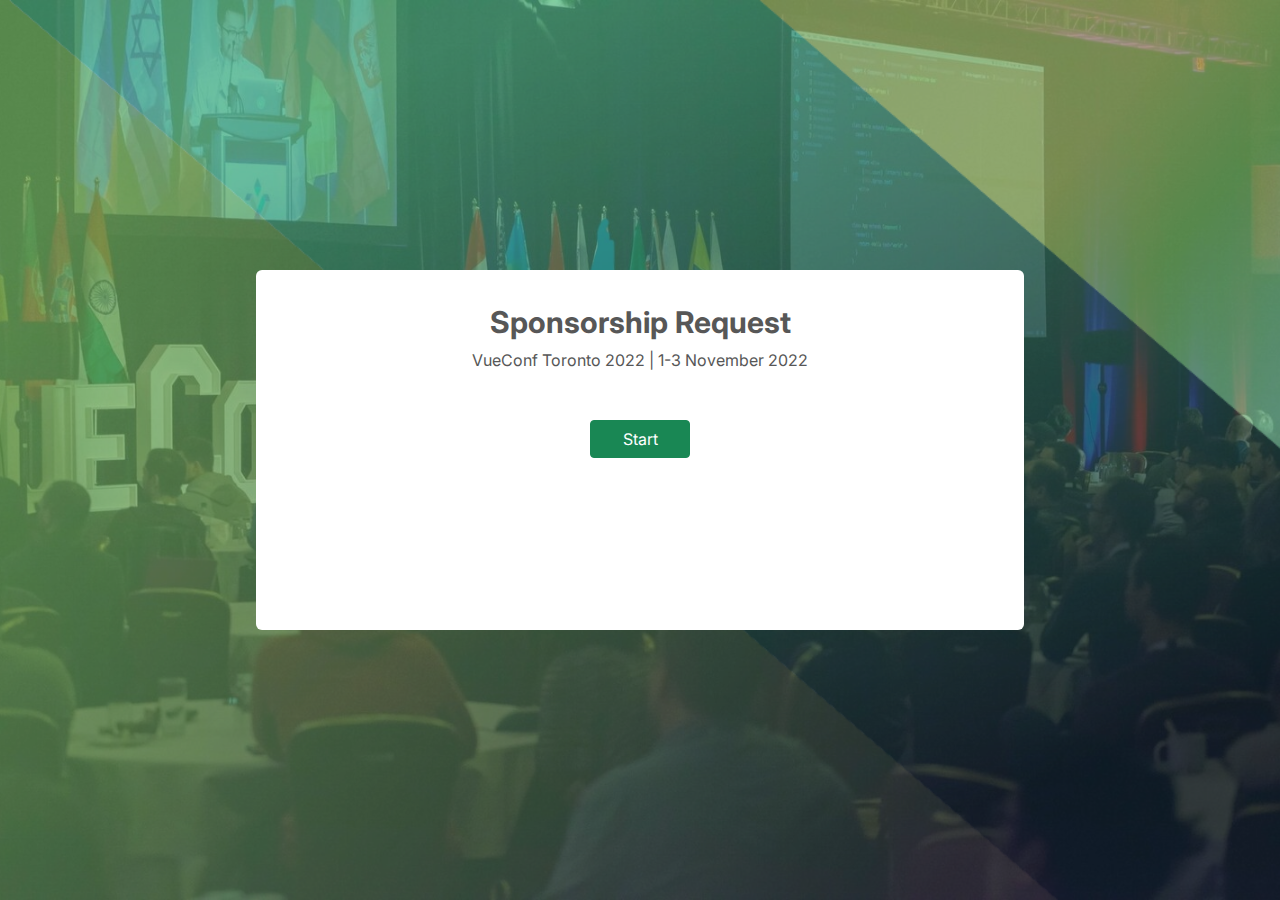
<file: Page2.html>
﻿<!DOCTYPE html>

<html lang="en" xmlns="http://www.w3.org/1999/xhtml">
<head>
    <meta charset="utf-8" />
    <title></title>

    <link rel="stylesheet" href="css/all.min.css" />



    <link rel="stylesheet" href="css/bootstrap.min.css" />

    <!--For responsive-->
    <meta name="viewport" content="width=device-width, initial-scale=1.0">

    <link rel="preconnect" href="https://fonts.googleapis.com">
    <link rel="preconnect" href="https://fonts.gstatic.com" crossorigin>
    <link href="https://fonts.googleapis.com/css2?family=Inter:wght@400;600;700&display=swap" rel="stylesheet">

    <link rel="stylesheet" href="css/page2.css" />
</head>
<body>

    <div  class="fullscreen">
        
        <div class="centerized ">

            <div class="mt-4">

                <h3 style="color: #575757; font-size:30px; font-weight:bold;" class="text-center">Sponsorship Request</h3>

                <p style="color: #575757" class="text-center">VueConf Toronto 2022 | 1-3 November 2022</p>
            </div>

            <div class="row justify-content-center mt-5">

                <button class="btn btn-success" style="max-width:30%; max-height:20%; width:100px;">Start</button>

            </div>
        </div>


    </div>













    <script src="js/bootstrap.bundle.min.js"></script>
</body>
</html>
</file>
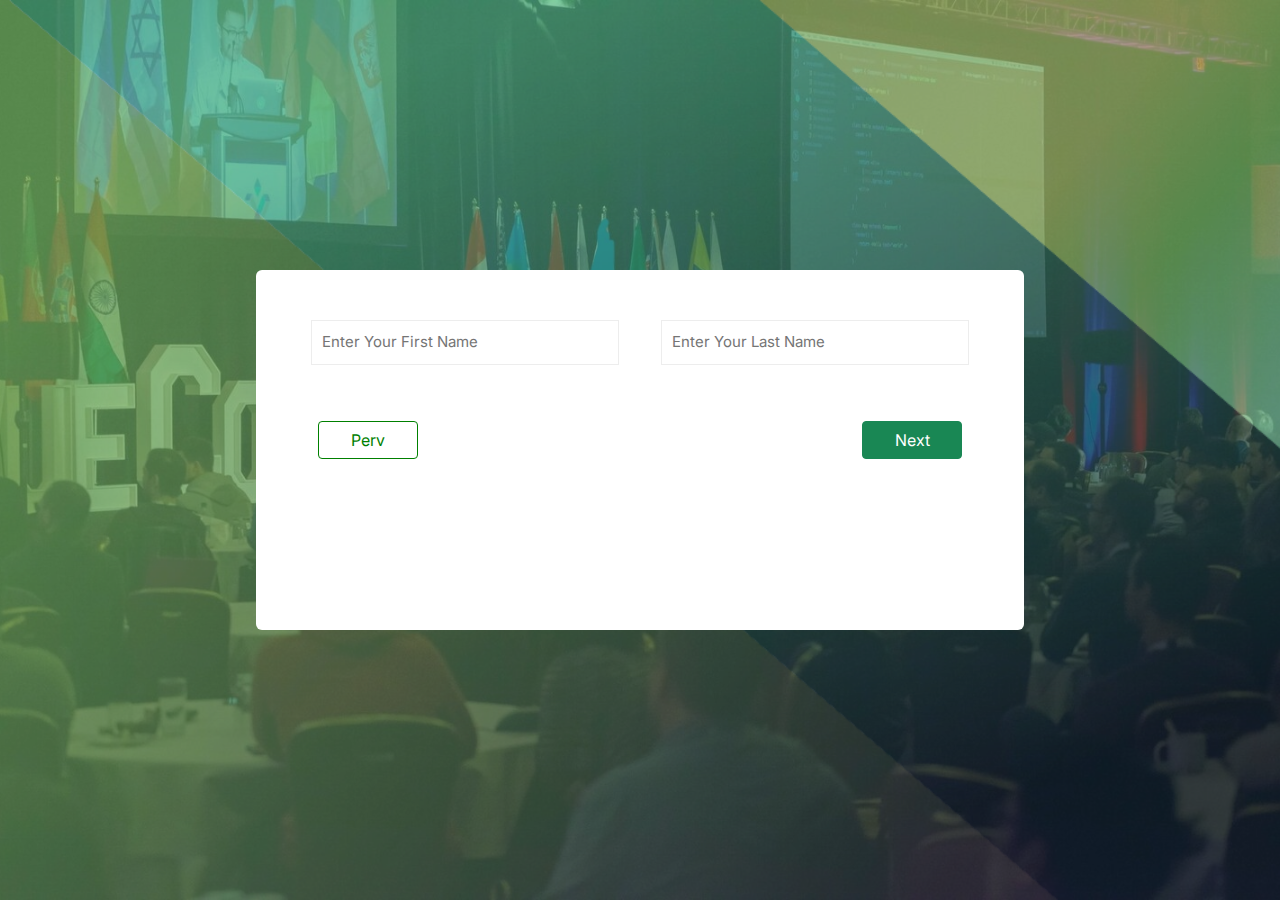
<file: Page3.html>
﻿<!DOCTYPE html>

<html lang="en" xmlns="http://www.w3.org/1999/xhtml">
<head>
    <meta charset="utf-8" />
    <title></title>


    <link rel="stylesheet" href="css/all.min.css" />



    <link rel="stylesheet" href="css/bootstrap.min.css" />

    <!--For responsive-->
    <meta name="viewport" content="width=device-width, initial-scale=1.0">

    <link rel="preconnect" href="https://fonts.googleapis.com">
    <link rel="preconnect" href="https://fonts.gstatic.com" crossorigin>
    <link href="https://fonts.googleapis.com/css2?family=Inter:wght@400;600;700&display=swap" rel="stylesheet">

    <link rel="stylesheet" href="css/page3.css" />
</head>
<body>



    <div class="fullscreen">

        <div class="centerized ">
            <form action="page1.html">


                <div class="row justify-content-evenly p-3  mt-4">
                     
                    <input type="text" required style="padding: 10px; border: 1px solid #ededed; font-size:15px;" class="col-11 col-md-5 mb-2" placeholder="Enter Your First Name" id="firstName" />

                    <input type="text" required style="padding: 10px; border: 1px solid #ededed; font-size: 15px;" class="col-11 col-md-5 mb-2" placeholder="Enter Your Last Name"  id="lastName" />


                </div>

                <div class="row justify-content-between p-3   mt-3">

                    <button class="btn colorbutton ms-md-5 " style="max-width:30%; max-height:20%; width:100px; border:1px solid green; background-color:white; color:green; " id="pervButoon">Perv</button>

                    <input class="btn btn-success  me-md-5" type="submit" value="Next" style="max-width:30%; max-height:20%; width:100px;" id="nextButoon" />

                </div>
            </form>

        </div>


    </div>






    <script src="js/bootstrap.bundle.min.js"></script>
    <script src="js/page3.js"></script>

</body>
</html>
</file>
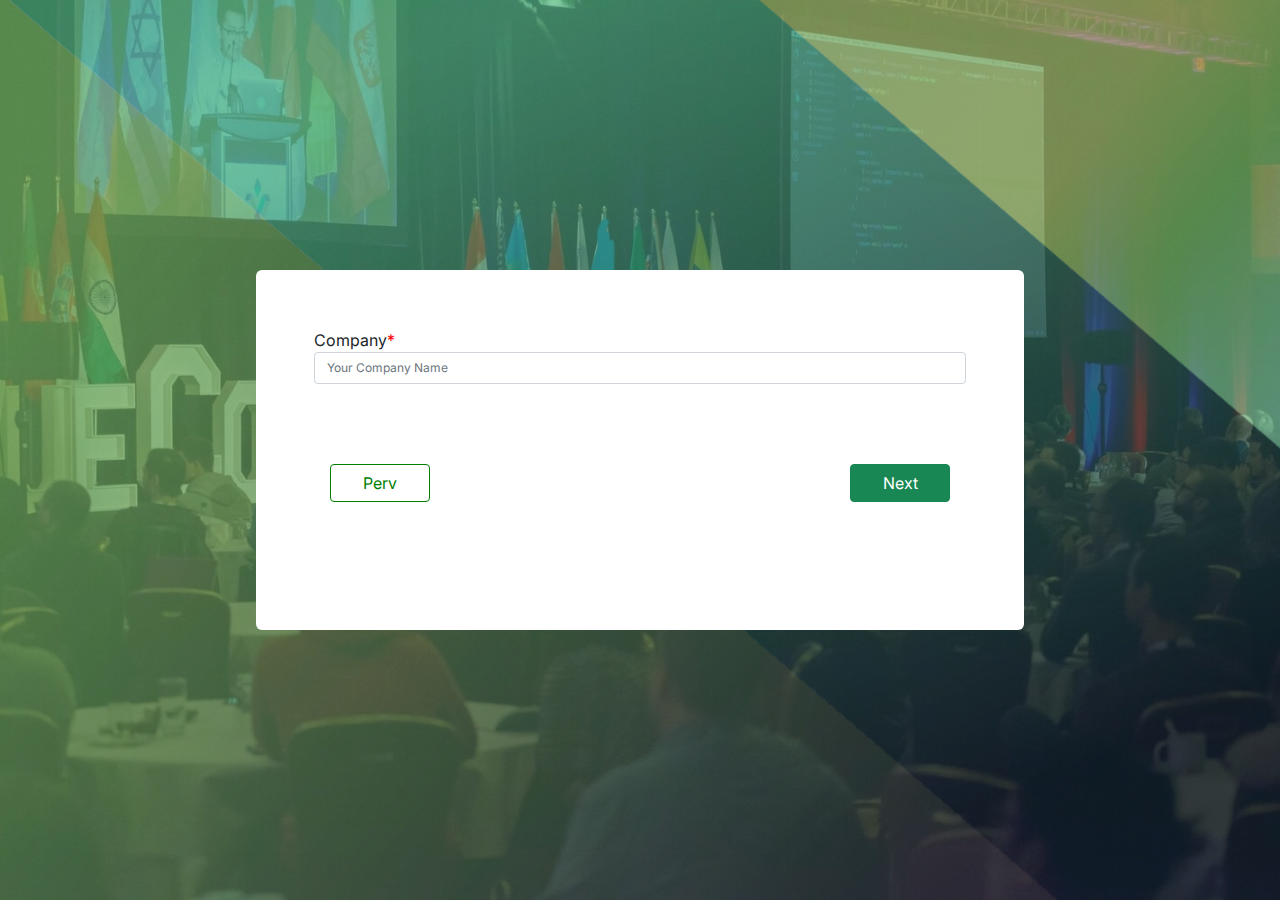
<file: Page5.html>
﻿<!DOCTYPE html>

<html lang="en" xmlns="http://www.w3.org/1999/xhtml">
<head>
    <meta charset="utf-8" />
    <title></title>

    <link rel="stylesheet" href="css/all.min.css" />



    <link rel="stylesheet" href="css/bootstrap.min.css" />

    <!--For responsive-->
    <meta name="viewport" content="width=device-width, initial-scale=1.0">

    <link rel="preconnect" href="https://fonts.googleapis.com">
    <link rel="preconnect" href="https://fonts.gstatic.com" crossorigin>
    <link href="https://fonts.googleapis.com/css2?family=Inter:wght@400;600;700&display=swap" rel="stylesheet">

    <link rel="stylesheet" href="js/page5.css" />
</head>
<body>


    <div class="fullscreen">

        <div class="centerized ">

            <form class="contianer">

                <div class="form-group p-2 p-md-5">
                    <label>Company<span style="color:red;">*</span></label>

                    <input type="text" required placeholder="Your Company Name" class="form-control" style="font-size:12px;" />

                </div>

                <div class="d-flex justify-content-between p-3   mt-3">

                    <button class="btn colorbutton ms-md-5 " style="max-width:35%; max-height:20%; width:100px; border:1px solid green; background-color:white; color:green; " id="pervButoon">Perv</button>

                    <input class="btn btn-success  me-md-5" type="submit" value="Next" style="max-width:35%; max-height:20%; width:100px;" id="nextButoon" />

                </div>


            </form>
        </div>


    </div>






    <script src="js/bootstrap.bundle.min.js"></script>
    <script src="js/page5.js"></script>

</body>
</html>
</file>
<file: css/page1.css>
﻿*{
    margin: 0;
    padding: 0;
   box-sizing:border-box;
    
}
:root {
    --div-color: #1b3138;
    --div-sec-color: #5fbc6d;
    --p-color: #6e8a93;
}
a{
    text-decoration:none;
}


body {
    font-family: 'Inter', sans-serif;
    background-color: #11252b;
}

.divColor {
    background-color: #1b3138;
}

.pColor {
    color: #6e8a93;
}
.icon {
    width: 50px;
    height: 50px;
    border-radius: 50%;
    background-color: white;
    display: flex;
    justify-content: center;
    align-items: center;
}
.icon.fa {
    color: #1b3138;
    font-size:20px;
}

.icon:hover {
        background-color: #75c05e;
        cursor:pointer;
}

.icon:hover .fa{
    color:white !important;
}
.subButton:hover {
    background-color: var(--div-sec-color) !important;
}

.div2color{
    background-color:var(--div-sec-color);

}
.div2 {
    display: flex;
    justify-content: center;
    align-items: center;
    flex-direction: column;
}

@media (max-width:567px){
    .inpEmail{
        width:100px !important;
    }
}

.anchor {
    width: 200px;
  
    height: 60px;
   
    background-color: white;
}
    .anchor a {
        text-decoration: none;
        color: #2e3441;
    }

.anchor:hover{
    background-color:var(--div-color);
}
.anchor:hover a{
    color:white !important;

}
.calctotal:hover {
    cursor: pointer;
    color: red;
}

.calctotal2:hover {
    cursor: pointer;
    color: red;
}


/*
.divWidth{
    min-width:300px;
}


@media (min-width:770px) and (max-width:973px){
    .divWidth{
        min-width:270px;
    }

}
    */

.coloring:hover {
    background-color: var(--div-sec-color) !important;
    color:white !important;
}

.bordercolor:hover {
   border: 5px solid;
   border-image:linear-gradient(to right ,#1ab58c 50% , #8ec842) 5;
}
</file>
<file: css/page2.css>
﻿* {
    margin: 0;
    padding: 0;
    box-sizing: border-box;
}
body {
    font-family: 'Inter', sans-serif;
  
}

.fullscreen {
    background-image: url("../imgs/back-ground.jpeg");
    background-position:center;
    background-size:cover;
    width: 100vw;
    height: 100vh;
    position: relative;
}
    .fullscreen::before {
        content: "";
        position: absolute;
       
       
        width: 100%;
        height: 100%;
       background-size:cover;
        background-image: url("../imgs/over.png");
        opacity:70%;
    }



.centerized{
    position:absolute;
    z-index:5;
    left:50%;
    top:50%;
    background-color:white;
    transform:translate(-50%,-50%);
    width:60%;
    height:40%;
    padding:10px;
    border-radius:6px;
}
</file>
<file: css/page3.css>
﻿* {
    margin: 0;
    padding: 0;
    box-sizing: border-box;
}

body {
    font-family: 'Inter', sans-serif;
}

.fullscreen {
    background-image: url("../imgs/back-ground.jpeg");
    background-position: center;
    background-size: cover;
    width: 100vw;
    height: 100vh;
    position: relative;
}

    .fullscreen::before {
        content: "";
        position: absolute;
        width: 100%;
        height: 100%;
        background-size: cover;
        background-image: url("../imgs/over.png");
        opacity: 70%;
    }



.centerized {
    position: absolute;
    z-index: 5;
    left: 50%;
    top: 50%;
    background-color: white;
    transform: translate(-50%,-50%);
    width: 60%;
    height: 40%;
    padding: 10px;
    border-radius: 6px;
}

.colorbutton:hover{

    color:white !important;
    background-color:green !important;

}
</file>
<file: js/page5.css>
﻿* {
    margin: 0;
    padding: 0;
    box-sizing: border-box;
}

body {
    font-family: 'Inter', sans-serif;
}

.fullscreen {
    background-image: url("../imgs/back-ground.jpeg");
    background-position: center;
    background-size: cover;
    width: 100vw;
    height: 100vh;
    position: relative;
}

    .fullscreen::before {
        content: "";
        position: absolute;
        width: 100%;
        height: 100%;
        background-size: cover;
        background-image: url("../imgs/over.png");
        opacity: 70%;
    }



.centerized {
    position: absolute;
    z-index: 5;
    left: 50%;
    top: 50%;
    background-color: white;
    transform: translate(-50%,-50%);
    width: 60%;
    height: 40%;
    padding: 10px;
    border-radius: 6px;
}

.colorbutton:hover {
    color: white !important;
    background-color: green !important;
}



@media(max-width:397px) {
    .centerized {
        height: 27%;
        width: 70%;
    }
}
</file>
